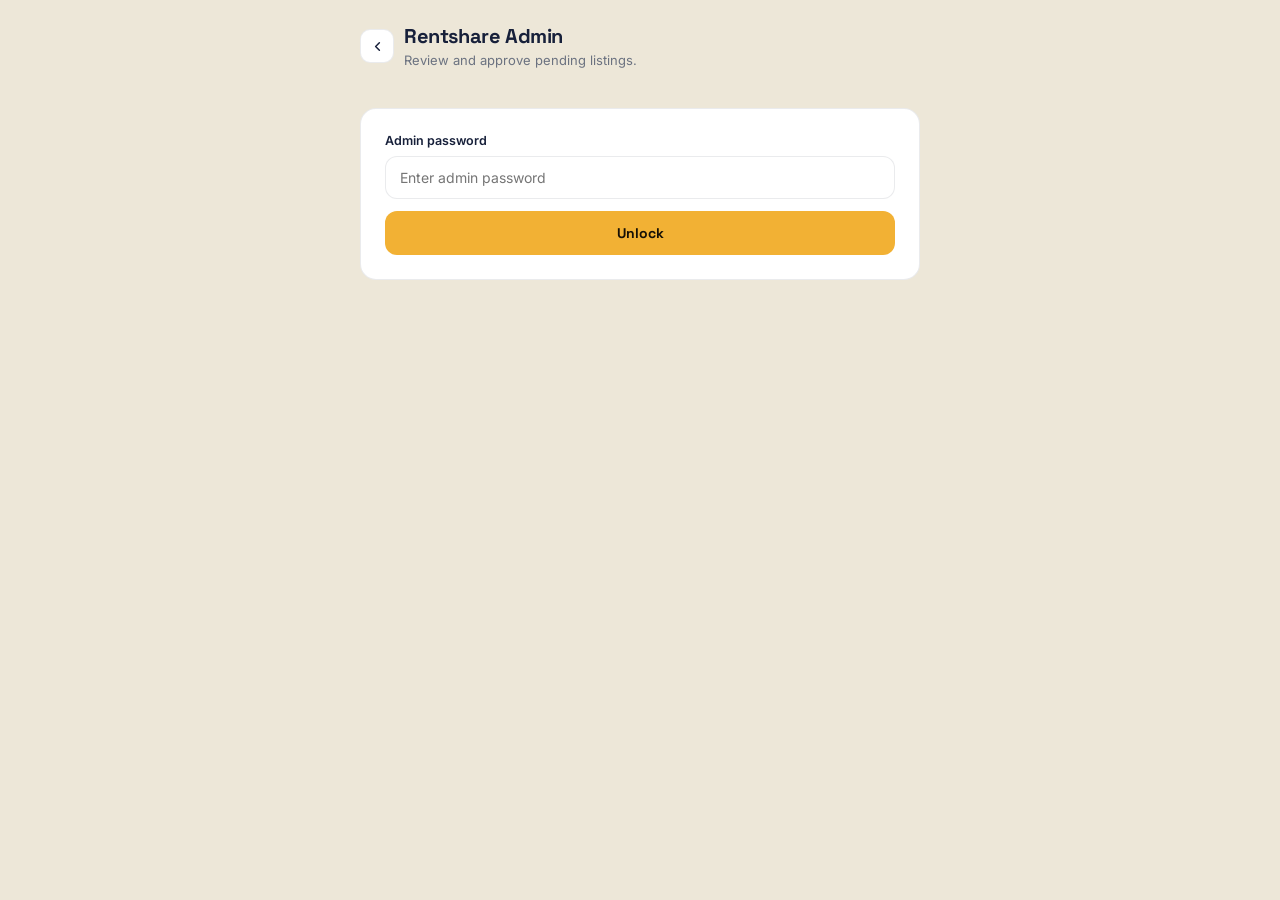
<file: public/admin.html>
<!DOCTYPE html>
<html lang="en">
<head>
<meta charset="UTF-8">
<meta name="viewport" content="width=device-width, initial-scale=1.0">
<title>Admin — Rentshare</title>
<link rel="preconnect" href="https://fonts.googleapis.com">
<link href="https://fonts.googleapis.com/css2?family=Space+Grotesk:wght@500;600;700&family=Inter:wght@400;500;600;700&display=swap" rel="stylesheet">
<link rel="stylesheet" href="/styles.css">
<style>
  .wrap{ max-width:600px; margin:0 auto; padding:24px 20px 60px; }
  h1{ font-family:'Space Grotesk',sans-serif; font-size:20px; font-weight:700; margin-bottom:4px; }
  .lede{ color:var(--muted); font-size:13px; margin-bottom:24px; }

  .gate{
    background:var(--surface); border:1px solid var(--line); border-radius:16px;
    padding:24px; margin-top:40px;
  }
  .gate input{
    width:100%; padding:12px 14px; border-radius:12px; border:1px solid var(--line);
    font-size:14px; margin-bottom:12px; font-family:'Inter',sans-serif;
  }
  .gate button, .primary-btn{
    width:100%; background:var(--yellow); color:#161006; border:none; border-radius:12px;
    padding:13px; font-weight:700; font-size:14px; font-family:'Space Grotesk',sans-serif; cursor:pointer;
  }
  .gate .err{ color:#B03A1A; font-size:12.5px; margin-top:8px; display:none; }

  #app{ display:none; }

  .listing-card{
    background:var(--surface); border:1px solid var(--line); border-radius:16px;
    padding:16px; margin-bottom:14px;
  }
  .listing-card h3{ font-family:'Space Grotesk',sans-serif; font-size:15px; margin-bottom:4px; }
  .meta-row{ font-size:12px; color:var(--muted); margin-bottom:10px; }
  .tag{
    display:inline-block; font-size:10px; font-weight:700; text-transform:uppercase;
    padding:3px 8px; border-radius:6px; background:#FDF1D9; color:var(--yellow-text); margin-right:6px;
  }
  .detail-grid{
    display:grid; grid-template-columns:1fr 1fr; gap:6px 12px; font-size:12px; color:var(--muted);
    margin-bottom:14px; padding:12px; background:var(--screen-bg); border-radius:10px;
  }
  .detail-grid b{ color:var(--ink); }
  .btn-row{ display:flex; gap:10px; }
  .btn-approve, .btn-reject{
    flex:1; padding:11px; border-radius:10px; border:none; font-weight:700; font-size:13px; cursor:pointer;
    font-family:'Space Grotesk',sans-serif;
  }
  .btn-approve{ background:var(--teal); color:#fff; }
  .btn-reject{ background:transparent; border:1px solid var(--coral); color:var(--coral); }
  .empty-note{ color:var(--muted-2); font-size:13px; text-align:center; padding:40px 0; }

  .admin-tabs{ display:flex; gap:8px; margin-bottom:16px; }
  .admin-tab-btn{
    flex:1; text-align:center; padding:10px 8px; border-radius:12px;
    background:var(--surface); border:1.5px solid var(--line); font-size:12.5px; font-weight:600; color:var(--muted);
    cursor:pointer;
  }
  .admin-tab-btn.active{ background:#FDF1D9; border-color:var(--yellow); color:var(--yellow-text); }

  .flag-reason{
    background:rgba(209,74,36,0.06); border:1px solid var(--coral); border-radius:10px;
    padding:10px 12px; font-size:12px; color:#B03A1A; margin-bottom:12px; line-height:1.4;
  }
  .btn-reactivate{
    width:100%; padding:11px; border-radius:10px; border:none; font-weight:700; font-size:13px; cursor:pointer;
    font-family:'Space Grotesk',sans-serif; background:var(--teal); color:#fff;
  }
</style>
</head>
<body>

<div class="wrap">
  <div style="display:flex; align-items:center; justify-content:space-between;">
    <div style="display:flex; align-items:center; gap:10px;">
      <a href="/" class="back-btn" aria-label="Back" style="width:34px; height:34px; border-radius:10px; background:var(--surface); border:1px solid var(--line); display:flex; align-items:center; justify-content:center; color:var(--ink); flex-shrink:0;">
        <svg width="15" height="15" viewBox="0 0 24 24" fill="none" stroke="currentColor" stroke-width="2.4" stroke-linecap="round" stroke-linejoin="round"><path d="m15 18-6-6 6-6"/></svg>
      </a>
      <div>
        <h1>Rentshare Admin</h1>
        <p class="lede" style="margin-bottom:0;">Review and approve pending listings.</p>
      </div>
    </div>
    <button id="logout-btn" style="display:none; background:transparent; border:1px solid var(--line); border-radius:10px; padding:8px 14px; font-size:12.5px; font-weight:600; color:var(--muted); cursor:pointer; flex-shrink:0;">Log out</button>
  </div>

  <div class="gate" id="gate">
    <label style="font-size:12.5px; font-weight:600; display:block; margin-bottom:8px;">Admin password</label>
    <input type="password" id="password-input" placeholder="Enter admin password">
    <button id="unlock-btn">Unlock</button>
    <p class="err" id="gate-err">Incorrect password.</p>
  </div>

  <div id="app">
    <div class="admin-tabs">
      <div class="admin-tab-btn active" data-status="pending_review">Pending Review</div>
      <div class="admin-tab-btn" data-status="paused">Paused</div>
    </div>
    <div id="listings-container">
      <p class="empty-note">Loading…</p>
    </div>
  </div>
</div>

<script>
  const gate = document.getElementById('gate');
  const app = document.getElementById('app');
  const passwordInput = document.getElementById('password-input');
  const unlockBtn = document.getElementById('unlock-btn');
  const gateErr = document.getElementById('gate-err');
  const container = document.getElementById('listings-container');
  const logoutBtn = document.getElementById('logout-btn');

  logoutBtn.addEventListener('click', () => {
    sessionStorage.removeItem('rentshare_admin_pw');
    adminPassword = '';
    app.style.display = 'none';
    logoutBtn.style.display = 'none';
    gate.style.display = 'block';
    passwordInput.value = '';
    gateErr.style.display = 'none';
  });

  let adminPassword = sessionStorage.getItem('rentshare_admin_pw') || '';
  let currentStatus = 'pending_review';

  document.querySelectorAll('.admin-tab-btn').forEach((btn) => {
    btn.addEventListener('click', () => {
      document.querySelectorAll('.admin-tab-btn').forEach((b) => b.classList.remove('active'));
      btn.classList.add('active');
      currentStatus = btn.dataset.status;
      loadListings(currentStatus);
    });
  });

  async function tryUnlock(pw) {
    const res = await fetch(`/api/admin/listings?status=${currentStatus}`, {
      headers: { 'X-Admin-Password': pw },
    });
    if (res.status === 401) return false;
    const data = await res.json();
    renderListings(data.listings || []);
    return true;
  }

  async function loadListings(status) {
    container.innerHTML = '<p class="empty-note">Loading…</p>';
    const res = await fetch(`/api/admin/listings?status=${status}`, {
      headers: { 'X-Admin-Password': adminPassword },
    });
    const data = await res.json();
    renderListings(data.listings || []);
  }

  unlockBtn.addEventListener('click', async () => {
    const pw = passwordInput.value;
    const ok = await tryUnlock(pw);
    if (ok) {
      adminPassword = pw;
      sessionStorage.setItem('rentshare_admin_pw', pw);
      gate.style.display = 'none';
      app.style.display = 'block';
      logoutBtn.style.display = 'block';
    } else {
      gateErr.style.display = 'block';
    }
  });

  function renderListings(listings) {
    if (listings.length === 0) {
      container.innerHTML = currentStatus === 'paused'
        ? '<p class="empty-note">No paused listings.</p>'
        : '<p class="empty-note">No listings pending review.</p>';
      return;
    }
    container.innerHTML = listings.map((l) => `
      <div class="listing-card" data-id="${l.id}">
        <span class="tag">${l.tier.replace(/_/g, ' ')}</span>
        <h3>${escapeHtml(l.title)}</h3>
        <div class="meta-row">${escapeHtml(l.area)}, ${escapeHtml(l.city)} · ₦${Number(l.price_per_night).toLocaleString()}/night</div>
        ${l.flag_reason ? `<div class="flag-reason"><b>Flagged:</b> ${escapeHtml(l.flag_reason)}</div>` : ''}
        <div class="detail-grid">
          <div><b>Gender:</b> ${l.gender_allocation || '—'}</div>
          <div><b>Lockable:</b> ${l.lockable_door ? 'Yes' : 'No'}</div>
          <div><b>Bathroom:</b> ${l.bathroom_access || '—'}</div>
          <div><b>Access:</b> ${l.access_hours || '—'}</div>
          <div><b>Smoking:</b> ${l.allows_smoking ? 'Allowed' : 'No'}</div>
          <div><b>Pets:</b> ${l.allows_pets ? 'Allowed' : 'No'}</div>
          <div><b>Parties:</b> ${l.allows_parties ? 'Allowed' : 'No'}</div>
          <div><b>Quiet hours:</b> ${l.quiet_hours_enabled ? (l.quiet_hours || 'Yes') : 'No'}</div>
        </div>
        ${currentStatus === 'paused'
          ? `<button class="btn-reactivate" onclick="reactivateListing('${l.id}')">Reactivate listing</button>`
          : `<div class="btn-row">
              <button class="btn-approve" onclick="reviewListing('${l.id}', 'approve')">Approve</button>
              <button class="btn-reject" onclick="reviewListing('${l.id}', 'reject')">Reject</button>
            </div>`
        }
      </div>
    `).join('');
  }

  async function reviewListing(id, action) {
    const res = await fetch(`/api/admin/listings/${id}/${action}`, {
      method: 'POST',
      headers: { 'X-Admin-Password': adminPassword },
    });
    if (res.ok) {
      document.querySelector(`.listing-card[data-id="${id}"]`).remove();
      if (!container.querySelector('.listing-card')) {
        container.innerHTML = '<p class="empty-note">No listings pending review.</p>';
      }
    } else {
      alert('Something went wrong — try again.');
    }
  }

  async function reactivateListing(id) {
    const confirmed = confirm('Reactivate this listing? It will become bookable again.');
    if (!confirmed) return;

    const res = await fetch(`/api/admin/listings/${id}/reactivate`, {
      method: 'POST',
      headers: { 'X-Admin-Password': adminPassword },
    });
    if (res.ok) {
      document.querySelector(`.listing-card[data-id="${id}"]`).remove();
      if (!container.querySelector('.listing-card')) {
        container.innerHTML = '<p class="empty-note">No paused listings.</p>';
      }
    } else {
      alert('Something went wrong — try again.');
    }
  }

  // Auto-unlock if password already in this session
  if (adminPassword) {
    tryUnlock(adminPassword).then((ok) => {
      if (ok) {
        gate.style.display = 'none';
        app.style.display = 'block';
        logoutBtn.style.display = 'block';
      }
    });
  }

  function escapeHtml(str) {
    const div = document.createElement('div');
    div.textContent = str;
    return div.innerHTML;
  }
</script>
</body>
</html>
</file>
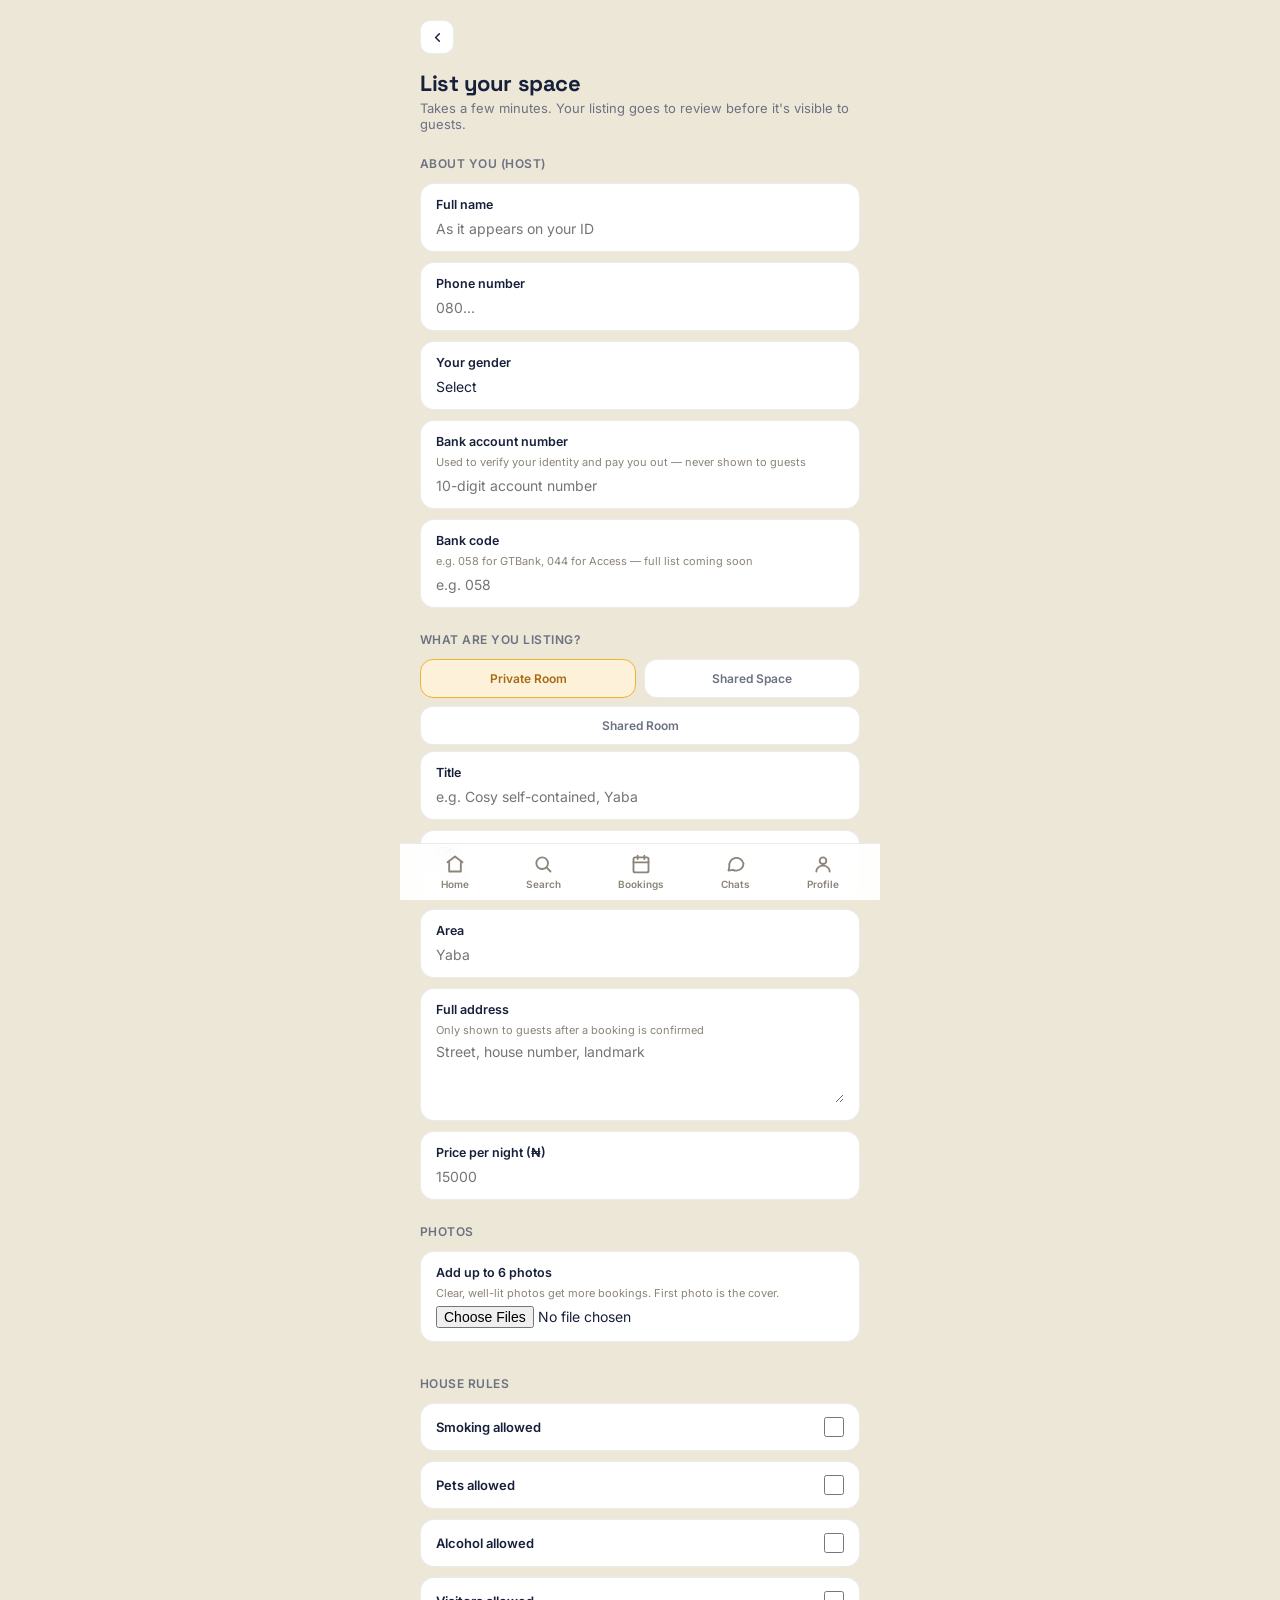
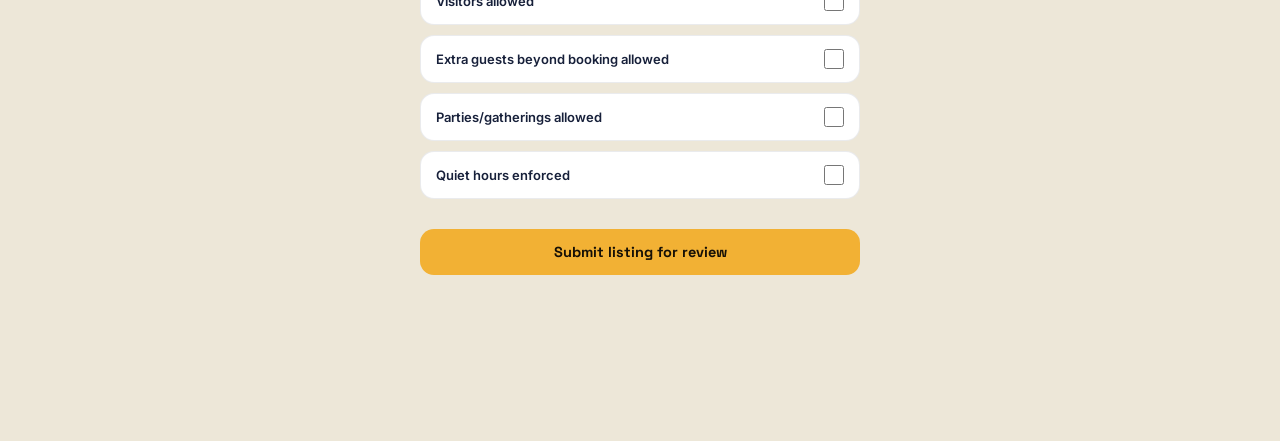
<file: public/list-your-space.html>
<!DOCTYPE html>
<html lang="en">
<head>
<meta charset="UTF-8">
<meta name="viewport" content="width=device-width, initial-scale=1.0">
<title>List your space — Rentshare</title>
<link rel="preconnect" href="https://fonts.googleapis.com">
<link href="https://fonts.googleapis.com/css2?family=Space+Grotesk:wght@500;600;700&family=Inter:wght@400;500;600;700&display=swap" rel="stylesheet">
<link rel="stylesheet" href="/styles.css">
<style>
  .form-wrap{ max-width:var(--max-width); margin:0 auto; padding:20px 20px 90px; }
  .back-btn{
    width:34px; height:34px; border-radius:10px; background:var(--surface);
    border:1px solid var(--line); display:flex; align-items:center; justify-content:center;
    margin-bottom:16px; color:var(--ink);
  }
  h1{ font-family:'Space Grotesk',sans-serif; font-size:22px; font-weight:700; margin-bottom:4px; }
  .lede{ color:var(--muted); font-size:13px; margin-bottom:24px; }
  .section-label{
    font-size:12px; font-weight:600; color:var(--muted); text-transform:uppercase;
    letter-spacing:.04em; margin:24px 0 12px;
  }
  .field{
    background:var(--surface); border:1px solid var(--line); border-radius:14px;
    padding:13px 15px; margin-bottom:10px;
  }
  .field label{ display:block; font-size:12.5px; font-weight:600; margin-bottom:6px; }
  .field .fs{ display:block; font-size:11px; color:var(--muted-2); margin-bottom:6px; }
  .field input, .field select, .field textarea{
    width:100%; background:transparent; border:none; outline:none;
    font-size:14px; font-family:'Inter',sans-serif; color:var(--ink);
  }
  .field select{ -webkit-appearance:none; appearance:none; }
  .field textarea{ resize:vertical; min-height:60px; }

  .type-tabs{ display:flex; flex-wrap:wrap; gap:8px; margin-bottom:6px; }
  .type-tab{
    flex:1 1 calc(50% - 4px); text-align:center; padding:11px 8px; border-radius:13px;
    background:var(--surface); border:1.5px solid var(--line); font-size:12px; font-weight:600; color:var(--muted);
    cursor:pointer;
  }
  .type-tab.active{ background:#FDF1D9; border-color:var(--yellow); color:var(--yellow-text); }

  .toggle-row{ display:flex; align-items:center; justify-content:space-between; gap:10px; }
  .toggle-row .tt{ font-size:13px; font-weight:600; }
  input[type=checkbox]{ width:20px; height:20px; }

  .gender-tier-only{ display:none; }
  .gender-tier-only.show{ display:block; }

  .cta{
    width:100%; background:var(--yellow); color:#161006; text-align:center;
    font-weight:700; font-size:14.5px; border-radius:14px; padding:14px;
    font-family:'Space Grotesk',sans-serif; border:none; margin-top:20px; cursor:pointer;
  }
  .cta:disabled{ opacity:0.6; }
  .status-msg{ font-size:13px; margin-top:12px; padding:12px 14px; border-radius:12px; display:none; }
  .status-msg.error{ display:block; background:rgba(209,74,36,0.1); color:#B03A1A; }
  .status-msg.success{ display:block; background:rgba(47,138,122,0.1); color:#1F6E5E; }
  .photo-thumb{ position:relative; width:72px; height:72px; border-radius:10px; overflow:hidden; }
  .photo-thumb img{ width:100%; height:100%; object-fit:cover; }
  .photo-thumb .cover-tag{
    position:absolute; bottom:2px; left:2px; font-size:8px; font-weight:700; color:#fff;
    background:rgba(0,0,0,0.6); padding:2px 5px; border-radius:5px;
  }
</style>
</head>
<body>

<div class="form-wrap">
  <a href="/" class="back-btn" aria-label="Back">
    <svg width="15" height="15" viewBox="0 0 24 24" fill="none" stroke="currentColor" stroke-width="2.4" stroke-linecap="round" stroke-linejoin="round"><path d="m15 18-6-6 6-6"/></svg>
  </a>
  <h1>List your space</h1>
  <p class="lede">Takes a few minutes. Your listing goes to review before it's visible to guests.</p>

  <form id="listing-form">

    <div class="section-label">About you (host)</div>
    <div class="field">
      <label>Full name</label>
      <input type="text" name="full_name" required placeholder="As it appears on your ID">
    </div>
    <div class="field">
      <label>Phone number</label>
      <input type="tel" name="phone" required placeholder="080...">
    </div>
    <div class="field">
      <label>Your gender</label>
      <select name="host_gender" required>
        <option value="">Select</option>
        <option value="female">Female</option>
        <option value="male">Male</option>
      </select>
    </div>
    <div class="field">
      <label>Bank account number</label>
      <span class="fs">Used to verify your identity and pay you out — never shown to guests</span>
      <input type="text" name="bank_account_number" required placeholder="10-digit account number">
    </div>
    <div class="field">
      <label>Bank code</label>
      <span class="fs">e.g. 058 for GTBank, 044 for Access — full list coming soon</span>
      <input type="text" name="bank_code" required placeholder="e.g. 058">
    </div>

    <div class="section-label">What are you listing?</div>
    <div class="type-tabs" id="tier-tabs">
      <div class="type-tab active" data-tier="private_room">Private Room</div>
      <div class="type-tab" data-tier="shared_space">Shared Space</div>
      <div class="type-tab" data-tier="shared_room_with_host">Shared Room</div>
    </div>
    <input type="hidden" name="tier" id="tier-input" value="private_room">

    <div class="field">
      <label>Title</label>
      <input type="text" name="title" required placeholder="e.g. Cosy self-contained, Yaba">
    </div>
    <div class="field">
      <label>City</label>
      <input type="text" name="city" required placeholder="Lagos">
    </div>
    <div class="field">
      <label>Area</label>
      <input type="text" name="area" required placeholder="Yaba">
    </div>
    <div class="field">
      <label>Full address</label>
      <span class="fs">Only shown to guests after a booking is confirmed</span>
      <textarea name="address" required placeholder="Street, house number, landmark"></textarea>
    </div>
    <div class="field">
      <label>Price per night (₦)</label>
      <input type="number" name="price_per_night" required min="1000" placeholder="15000">
    </div>

    <div class="section-label">Photos</div>
    <div class="field">
      <label>Add up to 6 photos</label>
      <span class="fs">Clear, well-lit photos get more bookings. First photo is the cover.</span>
      <input type="file" id="photo-input" accept="image/*" multiple>
    </div>
    <div id="photo-preview" style="display:flex; flex-wrap:wrap; gap:8px; margin-bottom:14px;"></div>

    <div class="gender-tier-only" id="gender-fields">
      <div class="section-label">Space gender allocation — required</div>
      <div class="field">
        <span class="fs">Rentshare rule: bookings from the other gender are blocked automatically. This can't be changed later.</span>
        <select name="gender_allocation" id="gender-select">
          <option value="">Select</option>
          <option value="female_only">Female guests only</option>
          <option value="male_only">Male guests only</option>
        </select>
      </div>

      <div class="section-label">Space details</div>
      <div class="field">
        <div class="toggle-row">
          <span class="tt">Door with a lock</span>
          <input type="checkbox" name="lockable_door">
        </div>
      </div>
      <div class="field">
        <label>Bathroom access</label>
        <select name="bathroom_access">
          <option value="shared">Shared</option>
          <option value="private">Private</option>
        </select>
      </div>
      <div class="field">
        <label>Access hours</label>
        <select name="access_hours">
          <option value="24h">24-hour access</option>
          <option value="curfew">Set curfew</option>
        </select>
      </div>
      <div class="field">
        <label>Max stay (nights)</label>
        <input type="number" name="max_stay_nights" min="1" placeholder="7">
      </div>
    </div>

    <div class="section-label">House rules</div>
    <div class="field">
      <div class="toggle-row"><span class="tt">Smoking allowed</span><input type="checkbox" name="allows_smoking"></div>
    </div>
    <div class="field">
      <div class="toggle-row"><span class="tt">Pets allowed</span><input type="checkbox" name="allows_pets"></div>
    </div>
    <div class="field">
      <div class="toggle-row"><span class="tt">Alcohol allowed</span><input type="checkbox" name="allows_alcohol"></div>
    </div>
    <div class="field">
      <div class="toggle-row"><span class="tt">Visitors allowed</span><input type="checkbox" name="allows_visitors"></div>
    </div>
    <div class="field">
      <div class="toggle-row"><span class="tt">Extra guests beyond booking allowed</span><input type="checkbox" name="allows_extra_guests"></div>
    </div>
    <div class="field">
      <div class="toggle-row"><span class="tt">Parties/gatherings allowed</span><input type="checkbox" name="allows_parties"></div>
    </div>
    <div class="field">
      <div class="toggle-row">
        <span class="tt">Quiet hours enforced</span>
        <input type="checkbox" name="quiet_hours_enabled" id="quiet-hours-toggle">
      </div>
    </div>
    <div class="field" id="quiet-hours-field" style="display:none;">
      <label>Quiet hours</label>
      <span class="fs">e.g. 10pm – 7am</span>
      <input type="text" name="quiet_hours" placeholder="10:00 PM – 7:00 AM">
    </div>

    <button type="submit" class="cta" id="submit-btn">Submit listing for review</button>
    <div class="status-msg" id="status-msg"></div>
  </form>
</div>

<footer class="tabbar" id="tabbar">
  <a href="/" class="tab">
    <svg width="20" height="20" viewBox="0 0 24 24" fill="none" stroke="currentColor" stroke-width="2.2" stroke-linecap="round" stroke-linejoin="round"><path d="m3 10 9-7 9 7"/><path d="M5 9.5V21h14V9.5"/></svg>
    Home
  </a>
  <a href="/search.html" class="tab">
    <svg width="20" height="20" viewBox="0 0 24 24" fill="none" stroke="currentColor" stroke-width="2.2" stroke-linecap="round" stroke-linejoin="round"><circle cx="11" cy="11" r="7"/><path d="m21 21-4.3-4.3"/></svg>
    Search
  </a>
  <a href="/login.html" class="tab" id="bookings-tab">
    <svg width="20" height="20" viewBox="0 0 24 24" fill="none" stroke="currentColor" stroke-width="2.2" stroke-linecap="round" stroke-linejoin="round"><rect x="3" y="4" width="18" height="18" rx="2"/><path d="M3 10h18M8 2v4M16 2v4"/></svg>
    Bookings
  </a>
  <a href="/login.html" class="tab" id="chats-tab">
    <svg width="20" height="20" viewBox="0 0 24 24" fill="none" stroke="currentColor" stroke-width="2.2" stroke-linecap="round" stroke-linejoin="round"><path d="M21 11.5a8.4 8.4 0 0 1-8.9 8.4 8.5 8.5 0 0 1-3.8-.9L3 20l1-4.5A8.4 8.4 0 1 1 21 11.5Z"/></svg>
    Chats
  </a>
  <a href="/login.html" class="tab" id="profile-tab">
    <svg width="20" height="20" viewBox="0 0 24 24" fill="none" stroke="currentColor" stroke-width="2.2" stroke-linecap="round" stroke-linejoin="round"><circle cx="12" cy="8" r="4"/><path d="M4 21c0-4 3.6-7 8-7s8 3 8 7"/></svg>
    Profile
  </a>
</footer>

<script>
  // Bottom nav reflects login state, same pattern as the homepage — if
  // already logged in, Bookings/Chats/Profile go straight to their real
  // pages instead of Login.
  const sessionToken = localStorage.getItem('rentshare_session');
  if (sessionToken) {
    document.getElementById('bookings-tab').href = '/bookings.html';
    document.getElementById('chats-tab').href = '/chats.html';
    document.getElementById('profile-tab').href = '/profile.html';
  }

  const tierTabs = document.querySelectorAll('.type-tab');
  const tierInput = document.getElementById('tier-input');
  const genderFields = document.getElementById('gender-fields');
  const genderSelect = document.getElementById('gender-select');

  function updateGenderVisibility(tier) {
    if (tier === 'shared_space' || tier === 'shared_room_with_host') {
      genderFields.classList.add('show');
      genderSelect.required = true;
    } else {
      genderFields.classList.remove('show');
      genderSelect.required = false;
    }
  }

  tierTabs.forEach((tab) => {
    tab.addEventListener('click', () => {
      tierTabs.forEach((t) => t.classList.remove('active'));
      tab.classList.add('active');
      tierInput.value = tab.dataset.tier;
      updateGenderVisibility(tab.dataset.tier);
    });
  });

  const quietHoursToggle = document.getElementById('quiet-hours-toggle');
  const quietHoursField = document.getElementById('quiet-hours-field');
  quietHoursToggle.addEventListener('change', () => {
    quietHoursField.style.display = quietHoursToggle.checked ? 'block' : 'none';
  });

  // Photos upload as soon as they're picked, not on form submit — this
  // way a slow upload doesn't block the whole form, and the host sees
  // each photo land (or fail) individually.
  const photoInput = document.getElementById('photo-input');
  const photoPreview = document.getElementById('photo-preview');
  let uploadedPhotos = []; // [{ key, url }]

  photoInput.addEventListener('change', async () => {
    const files = Array.from(photoInput.files).slice(0, 6 - uploadedPhotos.length);
    for (const file of files) {
      const thumb = document.createElement('div');
      thumb.className = 'photo-thumb';
      thumb.innerHTML = `<img src="${URL.createObjectURL(file)}" style="opacity:0.5;">`;
      photoPreview.appendChild(thumb);

      const fd = new FormData();
      fd.append('photo', file);

      try {
        const res = await fetch('/api/photos/upload', { method: 'POST', body: fd });
        const data = await res.json();
        if (!res.ok) throw new Error(data.error || 'Upload failed');

        uploadedPhotos.push({ key: data.key, url: data.url });
        thumb.querySelector('img').style.opacity = '1';
        if (uploadedPhotos.length === 1) {
          const tag = document.createElement('span');
          tag.className = 'cover-tag';
          tag.textContent = 'Cover';
          thumb.appendChild(tag);
        }
      } catch (err) {
        thumb.remove();
        alert(`Couldn't upload a photo: ${err.message}`);
      }
    }
    photoInput.value = '';
  });

  const form = document.getElementById('listing-form');
  const submitBtn = document.getElementById('submit-btn');
  const statusMsg = document.getElementById('status-msg');

  form.addEventListener('submit', async (e) => {
    e.preventDefault();
    submitBtn.disabled = true;
    submitBtn.textContent = 'Submitting…';
    statusMsg.className = 'status-msg';

    const formData = new FormData(form);
    const payload = Object.fromEntries(formData.entries());
    payload.lockable_door = form.lockable_door.checked;
    payload.allows_smoking = form.allows_smoking.checked;
    payload.allows_pets = form.allows_pets.checked;
    payload.allows_alcohol = form.allows_alcohol.checked;
    payload.allows_visitors = form.allows_visitors.checked;
    payload.allows_extra_guests = form.allows_extra_guests.checked;
    payload.allows_parties = form.allows_parties.checked;
    payload.quiet_hours_enabled = form.quiet_hours_enabled.checked;
    payload.photos = uploadedPhotos.map((p) => p.url);

    try {
      const headers = { 'Content-Type': 'application/json' };
      if (sessionToken) headers.Authorization = `Bearer ${sessionToken}`;

      const res = await fetch('/api/listings', {
        method: 'POST',
        headers,
        body: JSON.stringify(payload),
      });
      const data = await res.json();

      if (!res.ok) {
        throw new Error(data.error || 'Something went wrong');
      }

      statusMsg.className = 'status-msg success';
      statusMsg.innerHTML = `Listing submitted — it's now pending review before it goes live. <a href="/" style="color:#1F6E5E; font-weight:700; text-decoration:underline;">Back to home</a>`;
      window.scrollTo({ top: 0, behavior: 'smooth' });
      form.reset();
      updateGenderVisibility('private_room');
      tierTabs.forEach((t) => t.classList.remove('active'));
      tierTabs[0].classList.add('active');
      tierInput.value = 'private_room';
      uploadedPhotos = [];
      photoPreview.innerHTML = '';
    } catch (err) {
      statusMsg.className = 'status-msg error';
      if (err.message.includes('log in')) {
        statusMsg.innerHTML = `${err.message} <a href="/login.html" style="color:#B03A1A; font-weight:700; text-decoration:underline;">Log in now</a>`;
      } else {
        statusMsg.textContent = err.message;
      }
    } finally {
      submitBtn.disabled = false;
      submitBtn.textContent = 'Submit listing for review';
    }
  });
</script>
</body>
</html>
</file>
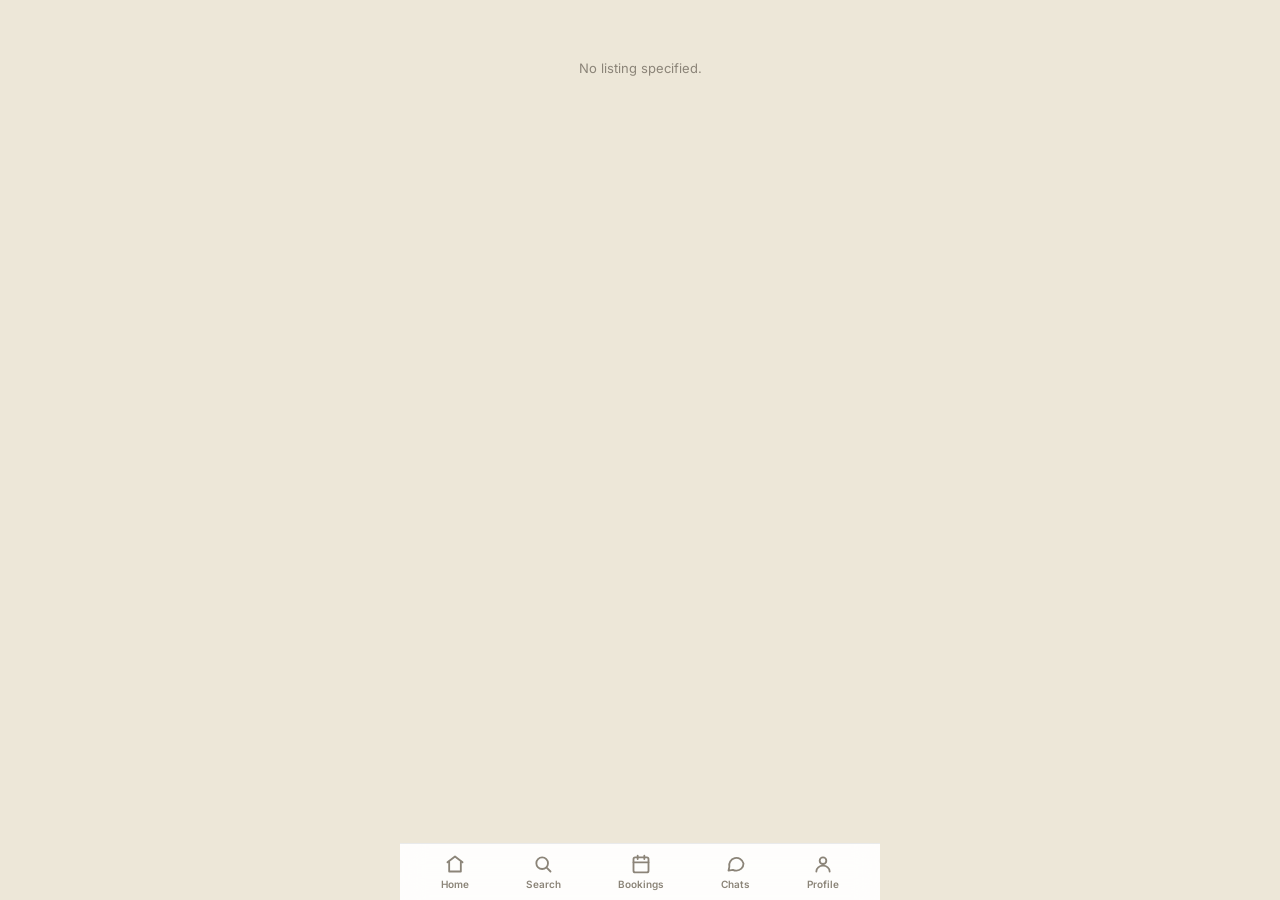
<file: public/listing.html>
<!DOCTYPE html>
<html lang="en">
<head>
<meta charset="UTF-8">
<meta name="viewport" content="width=device-width, initial-scale=1.0">
<title>Listing — Rentshare</title>
<link rel="preconnect" href="https://fonts.googleapis.com">
<link href="https://fonts.googleapis.com/css2?family=Space+Grotesk:wght@500;600;700&family=Inter:wght@400;500;600;700&display=swap" rel="stylesheet">
<link rel="stylesheet" href="/styles.css">
<style>
  .wrap{ max-width:var(--max-width); margin:0 auto; padding-bottom:110px; }
  .back-btn{
    position:absolute; top:16px; left:16px; z-index:10;
    width:34px; height:34px; border-radius:10px; background:rgba(255,255,255,0.92);
    border:1px solid var(--line); display:flex; align-items:center; justify-content:center; color:var(--ink);
  }
  .photo-hero{ position:relative; width:100%; height:280px; background:linear-gradient(135deg,#8FA3D6,#3A4A78); overflow:hidden; }
  .photo-hero img{ width:100%; height:100%; object-fit:cover; }
  .photo-strip{ display:flex; gap:6px; overflow-x:auto; padding:8px 20px; scrollbar-width:none; }
  .photo-strip::-webkit-scrollbar{ display:none; }
  .photo-strip img{ width:64px; height:64px; border-radius:10px; object-fit:cover; flex-shrink:0; cursor:pointer; border:2px solid transparent; }
  .photo-strip img.active{ border-color:var(--yellow); }

  .content{ padding:16px 20px 0; }
  .tag-row{ display:flex; gap:6px; margin-bottom:10px; }
  .tag{ font-size:10px; font-weight:700; text-transform:uppercase; padding:4px 9px; border-radius:6px; background:#FDF1D9; color:var(--yellow-text); }
  .tag.gender{ background:rgba(209,74,36,0.1); color:var(--coral); }
  h1{ font-family:'Space Grotesk',sans-serif; font-size:19px; font-weight:700; margin-bottom:4px; }
  .location{ font-size:13px; color:var(--muted); margin-bottom:14px; }
  .price-line{ font-size:18px; font-weight:700; color:var(--yellow-text); font-family:'Space Grotesk',sans-serif; margin-bottom:18px; }
  .price-line span{ font-size:12.5px; color:var(--muted-2); font-weight:500; }

  .section-label{ font-size:12px; font-weight:600; color:var(--muted); text-transform:uppercase; letter-spacing:.03em; margin:20px 0 10px; }
  .detail-grid{ display:grid; grid-template-columns:1fr 1fr; gap:8px 12px; }
  .detail-item{ background:var(--surface); border:1px solid var(--line); border-radius:12px; padding:11px 13px; }
  .detail-item .dl{ font-size:10.5px; color:var(--muted-2); margin-bottom:2px; }
  .detail-item .dv{ font-size:13px; font-weight:600; }

  .rules-list{ display:flex; flex-wrap:wrap; gap:8px; }
  .rule-chip{ font-size:11.5px; font-weight:600; padding:7px 12px; border-radius:20px; background:var(--surface); border:1px solid var(--line); }
  .rule-chip.no{ color:var(--muted-2); text-decoration:line-through; opacity:0.6; }
  .rule-chip.yes{ color:#1F6E5E; background:rgba(47,138,122,0.08); border-color:rgba(47,138,122,0.25); }

  .booking-card{ background:var(--surface); border:1px solid var(--line); border-radius:16px; padding:16px; margin-top:20px; }
  .date-row{ display:flex; gap:10px; margin-bottom:10px; }
  .date-field{ flex:1; }
  .date-field label{ display:block; font-size:11px; font-weight:600; color:var(--muted); margin-bottom:5px; }
  .date-field input{ width:100%; padding:10px 12px; border-radius:10px; border:1px solid var(--line); font-size:13px; font-family:'Inter',sans-serif; }
  .consent-row{ display:none; align-items:flex-start; gap:10px; background:var(--screen-bg); border-radius:10px; padding:11px 12px; margin-bottom:12px; font-size:12px; color:var(--ink); line-height:1.5; }
  .consent-row.show{ display:flex; }
  .consent-row input{ margin-top:2px; }
  .summary-row{ display:flex; justify-content:space-between; font-size:13px; margin-bottom:6px; }
  .summary-row.total{ font-weight:700; font-size:14.5px; border-top:1px solid var(--line); padding-top:10px; margin-top:6px; }
  .book-btn{
    width:100%; background:var(--yellow); color:#161006; text-align:center; font-weight:700; font-size:14.5px;
    border-radius:14px; padding:14px; font-family:'Space Grotesk',sans-serif; border:none; margin-top:14px; cursor:pointer;
  }
  .book-btn:disabled{ opacity:0.6; }
  .status-msg{ font-size:13px; margin-top:12px; padding:12px 14px; border-radius:12px; display:none; }
  .status-msg.error{ display:block; background:rgba(209,74,36,0.1); color:#B03A1A; }
  .status-msg.success{ display:block; background:rgba(47,138,122,0.1); color:#1F6E5E; }

  .empty-note{ color:var(--muted-2); font-size:13px; text-align:center; padding:60px 20px; }
</style>
</head>
<body>

<div class="wrap">
  <div id="content">
    <p class="empty-note">Loading…</p>
  </div>
</div>

<script>
  const params = new URLSearchParams(window.location.search);
  const listingId = params.get('id');
  const content = document.getElementById('content');
  const token = localStorage.getItem('rentshare_session');

  if (!listingId) {
    content.innerHTML = '<p class="empty-note">No listing specified.</p>';
  } else {
    loadListing();
  }

  async function loadListing() {
    try {
      const res = await fetch(`/api/listings/${listingId}`);
      if (!res.ok) throw new Error('Listing not found');
      const data = await res.json();
      renderListing(data.listing);
    } catch (err) {
      content.innerHTML = '<p class="empty-note">This listing couldn\'t be found. It may have been removed.</p>';
    }
  }

  function renderListing(l) {
    let photos = [];
    try { photos = l.photos ? JSON.parse(l.photos) : []; } catch (e) {}

    const tierLabel = l.tier === 'shared_room_with_host' ? 'Shared Room' : (l.tier === 'shared_space' ? 'Shared Space' : 'Private Room');
    const genderLabel = l.gender_allocation === 'female_only' ? 'Women only' : (l.gender_allocation === 'male_only' ? 'Men only' : '');

    content.innerHTML = `
      <div class="photo-hero" id="hero-photo">
        <a href="/" class="back-btn" aria-label="Back">
          <svg width="15" height="15" viewBox="0 0 24 24" fill="none" stroke="currentColor" stroke-width="2.4" stroke-linecap="round" stroke-linejoin="round"><path d="m15 18-6-6 6-6"/></svg>
        </a>
        ${photos[0] ? `<img src="${photos[0]}" alt="">` : ''}
      </div>
      ${photos.length > 1 ? `<div class="photo-strip" id="photo-strip">${photos.map((p, i) => `<img src="${p}" class="${i === 0 ? 'active' : ''}" data-src="${p}">`).join('')}</div>` : ''}

      <div class="content">
        <div class="tag-row">
          <span class="tag">${tierLabel}</span>
          ${genderLabel ? `<span class="tag gender">${genderLabel}</span>` : ''}
        </div>
        <h1>${escapeHtml(l.title)}</h1>
        <div class="location">${escapeHtml(l.area)}, ${escapeHtml(l.city)}</div>
        <div class="price-line">₦${Number(l.price_per_night).toLocaleString()} <span>/ night</span></div>

        <div class="section-label">Space details</div>
        <div class="detail-grid">
          ${l.tier !== 'private_room' ? `<div class="detail-item"><div class="dl">Lockable door</div><div class="dv">${l.lockable_door ? 'Yes' : 'No'}</div></div>` : ''}
          <div class="detail-item"><div class="dl">Bathroom</div><div class="dv">${cap(l.bathroom_access || '—')}</div></div>
          <div class="detail-item"><div class="dl">Access hours</div><div class="dv">${l.access_hours === 'curfew' ? 'Curfew' : '24-hour'}</div></div>
          ${l.max_stay_nights ? `<div class="detail-item"><div class="dl">Max stay</div><div class="dv">${l.max_stay_nights} nights</div></div>` : ''}
        </div>

        <div class="section-label">House rules</div>
        <div class="rules-list">
          <span class="rule-chip ${l.allows_smoking ? 'yes' : 'no'}">Smoking</span>
          <span class="rule-chip ${l.allows_pets ? 'yes' : 'no'}">Pets</span>
          <span class="rule-chip ${l.allows_alcohol ? 'yes' : 'no'}">Alcohol</span>
          <span class="rule-chip ${l.allows_visitors ? 'yes' : 'no'}">Visitors</span>
          <span class="rule-chip ${l.allows_extra_guests ? 'yes' : 'no'}">Extra guests</span>
          <span class="rule-chip ${l.allows_parties ? 'yes' : 'no'}">Parties</span>
          ${l.quiet_hours_enabled ? `<span class="rule-chip yes">Quiet hours: ${escapeHtml(l.quiet_hours || '')}</span>` : ''}
        </div>

        <div class="booking-card">
          <div class="section-label" style="margin-top:0;">Book this stay</div>
          <div class="date-row">
            <div class="date-field">
              <label>Check-in</label>
              <input type="date" id="check-in">
            </div>
            <div class="date-field">
              <label>Check-out</label>
              <input type="date" id="check-out">
            </div>
          </div>

          <div class="consent-row ${l.tier === 'shared_room_with_host' ? 'show' : ''}" id="consent-row">
            <input type="checkbox" id="room-consent">
            <label for="room-consent">I understand I'll be sharing a bedroom directly with the host during this stay, and I'm choosing this booking with that understanding.</label>
          </div>

          <div id="price-summary" style="display:none;">
            <div class="summary-row"><span id="nights-label"></span><span id="nights-amount"></span></div>
            <div class="summary-row total"><span>Total</span><span id="total-amount"></span></div>
          </div>

          <button class="book-btn" id="book-btn">Request to book</button>
          <div class="status-msg" id="status-msg"></div>
        </div>
      </div>
    `;

    wireUpInteractions(l);
  }

  function wireUpInteractions(l) {
    const strip = document.getElementById('photo-strip');
    if (strip) {
      strip.addEventListener('click', (e) => {
        const img = e.target.closest('img');
        if (!img) return;
        document.querySelectorAll('#photo-strip img').forEach((i) => i.classList.remove('active'));
        img.classList.add('active');
        document.querySelector('#hero-photo img').src = img.dataset.src;
      });
    }

    const checkIn = document.getElementById('check-in');
    const checkOut = document.getElementById('check-out');
    const summary = document.getElementById('price-summary');
    const today = new Date().toISOString().slice(0, 10);
    checkIn.min = today;
    checkOut.min = today;

    function updateSummary() {
      if (!checkIn.value || !checkOut.value) { summary.style.display = 'none'; return; }
      const nights = Math.round((new Date(checkOut.value) - new Date(checkIn.value)) / 86400000);
      if (nights < 1) { summary.style.display = 'none'; return; }
      const total = nights * l.price_per_night;
      document.getElementById('nights-label').textContent = `₦${Number(l.price_per_night).toLocaleString()} × ${nights} night${nights > 1 ? 's' : ''}`;
      document.getElementById('nights-amount').textContent = `₦${total.toLocaleString()}`;
      document.getElementById('total-amount').textContent = `₦${total.toLocaleString()}`;
      summary.style.display = 'block';
    }
    checkIn.addEventListener('change', updateSummary);
    checkOut.addEventListener('change', updateSummary);

    const bookBtn = document.getElementById('book-btn');
    const statusMsg = document.getElementById('status-msg');

    bookBtn.addEventListener('click', async () => {
      if (!token) {
        window.location.href = '/login.html';
        return;
      }
      if (!checkIn.value || !checkOut.value) {
        statusMsg.className = 'status-msg error';
        statusMsg.textContent = 'Please select check-in and check-out dates.';
        return;
      }
      if (l.tier === 'shared_room_with_host' && !document.getElementById('room-consent').checked) {
        statusMsg.className = 'status-msg error';
        statusMsg.textContent = 'Please confirm you understand this is a shared room with the host.';
        return;
      }

      bookBtn.disabled = true;
      bookBtn.textContent = 'Requesting…';
      statusMsg.className = 'status-msg';

      try {
        const res = await fetch('/api/bookings', {
          method: 'POST',
          headers: { 'Content-Type': 'application/json', Authorization: `Bearer ${token}` },
          body: JSON.stringify({
            listing_id: l.id,
            check_in_date: checkIn.value,
            check_out_date: checkOut.value,
            room_share_consent: l.tier === 'shared_room_with_host' ? true : undefined,
          }),
        });
        const data = await res.json();
        if (!res.ok) throw new Error(data.error || 'Something went wrong');

        statusMsg.className = 'status-msg success';
        statusMsg.textContent = 'Booking requested! (Payment isn\'t wired up yet — this records the request.)';
        bookBtn.textContent = 'Requested';
      } catch (err) {
        statusMsg.className = 'status-msg error';
        statusMsg.textContent = err.message;
        bookBtn.disabled = false;
        bookBtn.textContent = 'Request to book';
      }
    });
  }

  function cap(s) { return s.charAt(0).toUpperCase() + s.slice(1); }
  function escapeHtml(str) {
    const div = document.createElement('div');
    div.textContent = str || '';
    return div.innerHTML;
  }
</script>

<footer class="tabbar" id="tabbar">
  <a href="/" class="tab">
    <svg width="20" height="20" viewBox="0 0 24 24" fill="none" stroke="currentColor" stroke-width="2.2" stroke-linecap="round" stroke-linejoin="round"><path d="m3 10 9-7 9 7"/><path d="M5 9.5V21h14V9.5"/></svg>
    Home
  </a>
  <a href="/search.html" class="tab">
    <svg width="20" height="20" viewBox="0 0 24 24" fill="none" stroke="currentColor" stroke-width="2.2" stroke-linecap="round" stroke-linejoin="round"><circle cx="11" cy="11" r="7"/><path d="m21 21-4.3-4.3"/></svg>
    Search
  </a>
  <a href="/login.html" class="tab" id="bookings-tab">
    <svg width="20" height="20" viewBox="0 0 24 24" fill="none" stroke="currentColor" stroke-width="2.2" stroke-linecap="round" stroke-linejoin="round"><rect x="3" y="4" width="18" height="18" rx="2"/><path d="M3 10h18M8 2v4M16 2v4"/></svg>
    Bookings
  </a>
  <a href="/login.html" class="tab" id="chats-tab">
    <svg width="20" height="20" viewBox="0 0 24 24" fill="none" stroke="currentColor" stroke-width="2.2" stroke-linecap="round" stroke-linejoin="round"><path d="M21 11.5a8.4 8.4 0 0 1-8.9 8.4 8.5 8.5 0 0 1-3.8-.9L3 20l1-4.5A8.4 8.4 0 1 1 21 11.5Z"/></svg>
    Chats
  </a>
  <a href="/login.html" class="tab" id="profile-tab">
    <svg width="20" height="20" viewBox="0 0 24 24" fill="none" stroke="currentColor" stroke-width="2.2" stroke-linecap="round" stroke-linejoin="round"><circle cx="12" cy="8" r="4"/><path d="M4 21c0-4 3.6-7 8-7s8 3 8 7"/></svg>
    Profile
  </a>
</footer>

<script>
  const navSessionToken = localStorage.getItem('rentshare_session');
  if (navSessionToken) {
    document.getElementById('bookings-tab').href = '/bookings.html';
    document.getElementById('chats-tab').href = '/chats.html';
    document.getElementById('profile-tab').href = '/profile.html';
  }
</script>
</body>
</html>
</file>
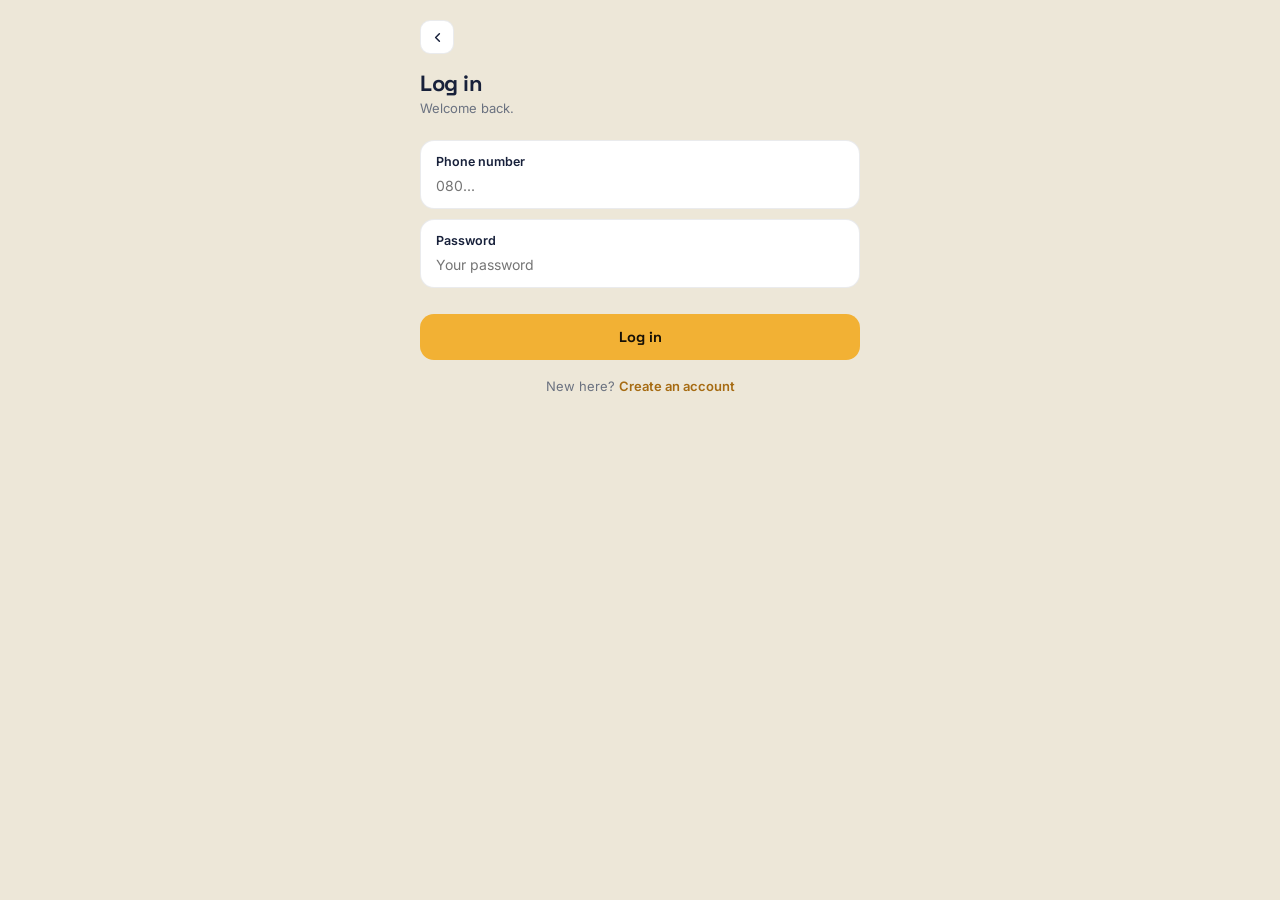
<file: public/login to login.html>
<!DOCTYPE html>
<html lang="en">
<head>
<meta charset="UTF-8">
<meta name="viewport" content="width=device-width, initial-scale=1.0">
<title>Log in — Rentshare</title>
<link rel="preconnect" href="https://fonts.googleapis.com">
<link href="https://fonts.googleapis.com/css2?family=Space+Grotesk:wght@500;600;700&family=Inter:wght@400;500;600;700&display=swap" rel="stylesheet">
<link rel="stylesheet" href="/styles.css">
<style>
  .form-wrap{ max-width:var(--max-width); margin:0 auto; padding:20px 20px 60px; }
  .back-btn{
    width:34px; height:34px; border-radius:10px; background:var(--surface);
    border:1px solid var(--line); display:flex; align-items:center; justify-content:center;
    margin-bottom:16px; color:var(--ink);
  }
  h1{ font-family:'Space Grotesk',sans-serif; font-size:22px; font-weight:700; margin-bottom:4px; }
  .lede{ color:var(--muted); font-size:13px; margin-bottom:24px; }
  .field{
    background:var(--surface); border:1px solid var(--line); border-radius:14px;
    padding:13px 15px; margin-bottom:10px;
  }
  .field label{ display:block; font-size:12.5px; font-weight:600; margin-bottom:6px; }
  .field input{
    width:100%; background:transparent; border:none; outline:none;
    font-size:14px; font-family:'Inter',sans-serif; color:var(--ink);
  }
  .cta{
    width:100%; background:var(--yellow); color:#161006; text-align:center;
    font-weight:700; font-size:14.5px; border-radius:14px; padding:14px;
    font-family:'Space Grotesk',sans-serif; border:none; margin-top:16px; cursor:pointer;
  }
  .cta:disabled{ opacity:0.6; }
  .status-msg{ font-size:13px; margin-top:12px; padding:12px 14px; border-radius:12px; display:none; }
  .status-msg.error{ display:block; background:rgba(209,74,36,0.1); color:#B03A1A; }
  .status-msg.success{ display:block; background:rgba(47,138,122,0.1); color:#1F6E5E; }
  .swap-link{ text-align:center; margin-top:18px; font-size:13px; color:var(--muted); }
  .swap-link a{ color:var(--yellow-text); font-weight:600; }
</style>
</head>
<body>

<div class="form-wrap">
  <a href="/" class="back-btn" aria-label="Back">
    <svg width="15" height="15" viewBox="0 0 24 24" fill="none" stroke="currentColor" stroke-width="2.4" stroke-linecap="round" stroke-linejoin="round"><path d="m15 18-6-6 6-6"/></svg>
  </a>
  <h1>Log in</h1>
  <p class="lede">Welcome back.</p>

  <form id="login-form">
    <div class="field">
      <label>Phone number</label>
      <input type="tel" name="phone" required placeholder="080...">
    </div>
    <div class="field">
      <label>Password</label>
      <input type="password" name="password" required placeholder="Your password">
    </div>

    <button type="submit" class="cta" id="submit-btn">Log in</button>
    <div class="status-msg" id="status-msg"></div>
  </form>

  <p class="swap-link">New here? <a href="/signup.html">Create an account</a></p>
</div>

<script>
  const form = document.getElementById('login-form');
  const submitBtn = document.getElementById('submit-btn');
  const statusMsg = document.getElementById('status-msg');

  form.addEventListener('submit', async (e) => {
    e.preventDefault();
    submitBtn.disabled = true;
    submitBtn.textContent = 'Logging in…';
    statusMsg.className = 'status-msg';

    const formData = new FormData(form);
    const payload = Object.fromEntries(formData.entries());

    try {
      const res = await fetch('/api/auth/login', {
        method: 'POST',
        headers: { 'Content-Type': 'application/json' },
        body: JSON.stringify(payload),
      });
      const data = await res.json();

      if (!res.ok) throw new Error(data.error || 'Something went wrong');

      localStorage.setItem('rentshare_session', data.session_token);
      statusMsg.className = 'status-msg success';
      statusMsg.textContent = 'Logged in — redirecting…';
      setTimeout(() => { window.location.href = '/'; }, 700);
    } catch (err) {
      statusMsg.className = 'status-msg error';
      statusMsg.textContent = err.message;
      submitBtn.disabled = false;
      submitBtn.textContent = 'Log in';
    }
  });
</script>
</body>
</html>
</file>
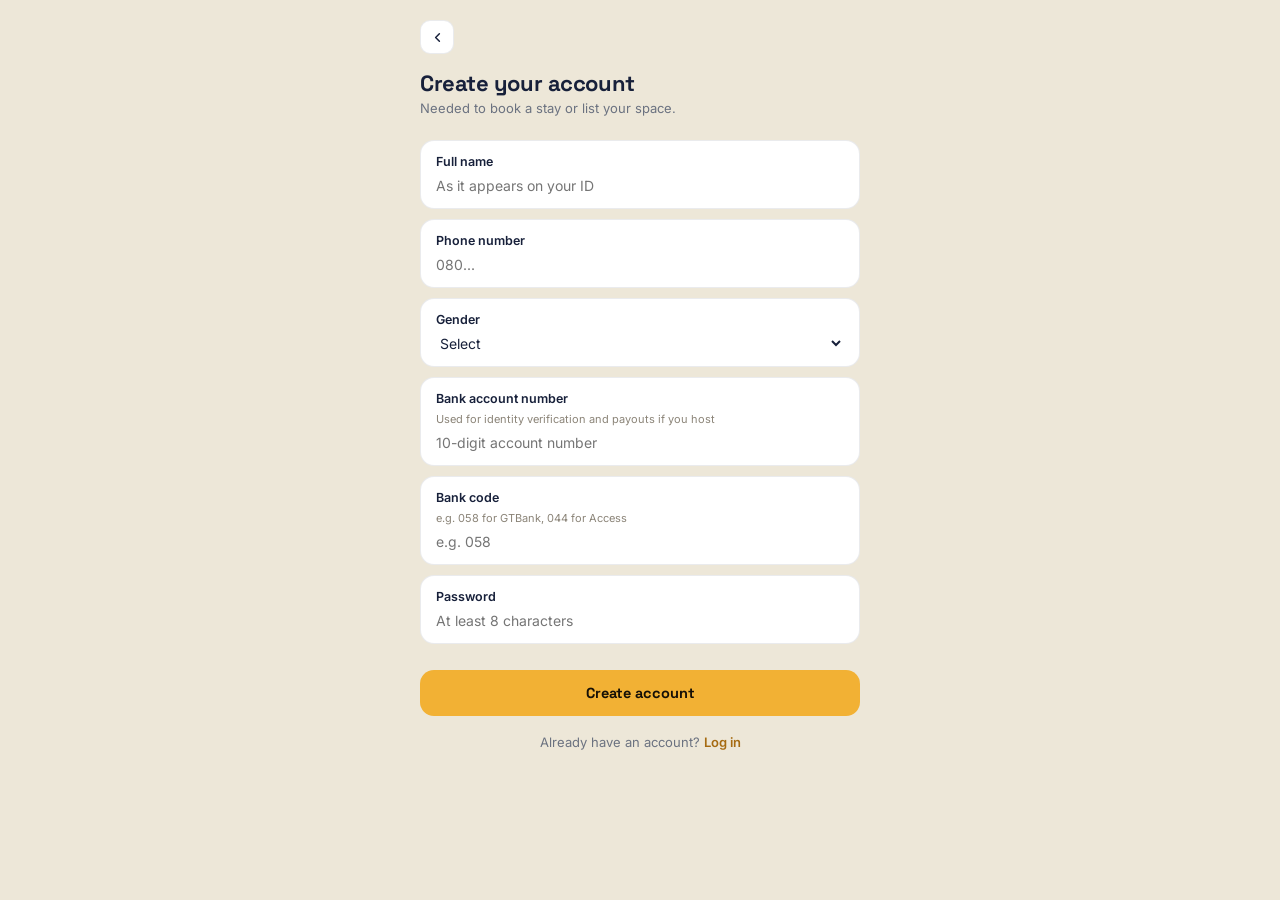
<file: public/signup.html>
<!DOCTYPE html>
<html lang="en">
<head>
<meta charset="UTF-8">
<meta name="viewport" content="width=device-width, initial-scale=1.0">
<title>Sign up — Rentshare</title>
<link rel="preconnect" href="https://fonts.googleapis.com">
<link href="https://fonts.googleapis.com/css2?family=Space+Grotesk:wght@500;600;700&family=Inter:wght@400;500;600;700&display=swap" rel="stylesheet">
<link rel="stylesheet" href="/styles.css">
<style>
  .form-wrap{ max-width:var(--max-width); margin:0 auto; padding:20px 20px 60px; }
  .back-btn{
    width:34px; height:34px; border-radius:10px; background:var(--surface);
    border:1px solid var(--line); display:flex; align-items:center; justify-content:center;
    margin-bottom:16px; color:var(--ink);
  }
  h1{ font-family:'Space Grotesk',sans-serif; font-size:22px; font-weight:700; margin-bottom:4px; }
  .lede{ color:var(--muted); font-size:13px; margin-bottom:24px; }
  .field{
    background:var(--surface); border:1px solid var(--line); border-radius:14px;
    padding:13px 15px; margin-bottom:10px;
  }
  .field label{ display:block; font-size:12.5px; font-weight:600; margin-bottom:6px; }
  .field .fs{ display:block; font-size:11px; color:var(--muted-2); margin-bottom:6px; }
  .field input, .field select{
    width:100%; background:transparent; border:none; outline:none;
    font-size:14px; font-family:'Inter',sans-serif; color:var(--ink);
  }
  .cta{
    width:100%; background:var(--yellow); color:#161006; text-align:center;
    font-weight:700; font-size:14.5px; border-radius:14px; padding:14px;
    font-family:'Space Grotesk',sans-serif; border:none; margin-top:16px; cursor:pointer;
  }
  .cta:disabled{ opacity:0.6; }
  .status-msg{ font-size:13px; margin-top:12px; padding:12px 14px; border-radius:12px; display:none; }
  .status-msg.error{ display:block; background:rgba(209,74,36,0.1); color:#B03A1A; }
  .status-msg.success{ display:block; background:rgba(47,138,122,0.1); color:#1F6E5E; }
  .swap-link{ text-align:center; margin-top:18px; font-size:13px; color:var(--muted); }
  .swap-link a{ color:var(--yellow-text); font-weight:600; }
</style>
</head>
<body>

<div class="form-wrap">
  <a href="/" class="back-btn" aria-label="Back">
    <svg width="15" height="15" viewBox="0 0 24 24" fill="none" stroke="currentColor" stroke-width="2.4" stroke-linecap="round" stroke-linejoin="round"><path d="m15 18-6-6 6-6"/></svg>
  </a>
  <h1>Create your account</h1>
  <p class="lede">Needed to book a stay or list your space.</p>

  <form id="signup-form">
    <div class="field">
      <label>Full name</label>
      <input type="text" name="full_name" required placeholder="As it appears on your ID">
    </div>
    <div class="field">
      <label>Phone number</label>
      <input type="tel" name="phone" required placeholder="080...">
    </div>
    <div class="field">
      <label>Gender</label>
      <select name="gender" required>
        <option value="">Select</option>
        <option value="female">Female</option>
        <option value="male">Male</option>
      </select>
    </div>
    <div class="field">
      <label>Bank account number</label>
      <span class="fs">Used for identity verification and payouts if you host</span>
      <input type="text" name="bank_account_number" required placeholder="10-digit account number">
    </div>
    <div class="field">
      <label>Bank code</label>
      <span class="fs">e.g. 058 for GTBank, 044 for Access</span>
      <input type="text" name="bank_code" required placeholder="e.g. 058">
    </div>
    <div class="field">
      <label>Password</label>
      <input type="password" name="password" required minlength="8" placeholder="At least 8 characters">
    </div>

    <button type="submit" class="cta" id="submit-btn">Create account</button>
    <div class="status-msg" id="status-msg"></div>
  </form>

  <p class="swap-link">Already have an account? <a href="/login.html">Log in</a></p>
</div>

<script>
  const form = document.getElementById('signup-form');
  const submitBtn = document.getElementById('submit-btn');
  const statusMsg = document.getElementById('status-msg');

  form.addEventListener('submit', async (e) => {
    e.preventDefault();
    submitBtn.disabled = true;
    submitBtn.textContent = 'Creating account…';
    statusMsg.className = 'status-msg';

    const formData = new FormData(form);
    const payload = Object.fromEntries(formData.entries());

    try {
      const res = await fetch('/api/auth/signup', {
        method: 'POST',
        headers: { 'Content-Type': 'application/json' },
        body: JSON.stringify(payload),
      });
      const data = await res.json();

      if (!res.ok) throw new Error(data.error || 'Something went wrong');

      localStorage.setItem('rentshare_session', data.session_token);
      statusMsg.className = 'status-msg success';
      statusMsg.textContent = 'Account created — redirecting…';
      setTimeout(() => { window.location.href = '/'; }, 900);
    } catch (err) {
      statusMsg.className = 'status-msg error';
      statusMsg.textContent = err.message;
      submitBtn.disabled = false;
      submitBtn.textContent = 'Create account';
    }
  });
</script>
</body>
</html>
</file>
<file: styles.css>
:root{
  --screen-bg:#FBF7EF;
  --surface:#FFFFFF;
  --surface-2:#F3ECDD;
  --ink:#17203A;
  --muted:#6B7280;
  --muted-2:#8B8478;
  --yellow:#F2B134;
  --yellow-text:#A66B12;
  --teal:#2F8A7A;
  --coral:#D14A24;
  --line:rgba(23,32,58,0.09);
  --max-width:480px;
}
*{ box-sizing:border-box; margin:0; padding:0; }
body{
  background:var(--screen-bg);
  color:var(--ink);
  font-family:'Inter',sans-serif;
  padding-bottom:76px; /* space for fixed tabbar */
}
.container{ max-width:var(--max-width); margin:0 auto; padding:0 20px; }
.row-between{ display:flex; align-items:center; justify-content:space-between; }
a{ text-decoration:none; color:inherit; }
button{ font-family:inherit; cursor:pointer; }

/* header */
.topbar{ padding:14px 0 10px; border-bottom:1px solid var(--line); background:var(--surface); }
.brand{ display:flex; align-items:center; gap:8px; font-family:'Space Grotesk',sans-serif; font-weight:700; font-size:19px; letter-spacing:-0.02em; }
.brand .dot{ color:var(--yellow-text); }
.nav-actions{ display:flex; align-items:center; gap:10px; }
.icon-btn{
  width:38px; height:38px; border-radius:12px; background:var(--surface);
  border:1px solid var(--line); display:flex; align-items:center; justify-content:center; color:var(--ink);
}
.btn-outline{
  font-size:12.5px; font-weight:600; padding:9px 14px; border-radius:12px;
  border:1.5px solid var(--yellow); color:var(--yellow-text); background:#FDF1D9;
}

/* hero */
.hero{ padding:20px 20px 4px; }
.location-pill{ display:inline-flex; align-items:center; gap:6px; color:var(--muted); font-size:12.5px; font-weight:500; margin-bottom:10px; }
.location-pill svg{ color:var(--yellow-text); }
.location-pill b{ color:var(--ink); font-weight:600; }
h1{ font-family:'Space Grotesk',sans-serif; font-size:24px; font-weight:700; letter-spacing:-0.02em; line-height:1.2; margin-bottom:18px; }

.search-bar{
  background:var(--surface); border:1px solid var(--line); border-radius:16px;
  padding:13px 16px; display:flex; align-items:center; gap:10px; box-shadow:0 1px 3px rgba(23,32,58,0.05);
  margin-bottom:14px;
}
.search-bar svg{ color:var(--muted-2); flex-shrink:0; }
.search-bar input{ border:none; outline:none; background:transparent; font-size:14px; width:100%; font-family:inherit; color:var(--ink); }
.search-bar input::placeholder{ color:var(--muted-2); }

.type-tabs{ display:flex; flex-wrap:wrap; gap:8px; margin-bottom:6px; }
.type-tab{
  flex:1 1 calc(50% - 4px); text-align:center; padding:11px 8px; border-radius:13px;
  background:var(--surface); border:1.5px solid var(--line); font-size:12.5px; font-weight:600; color:var(--muted);
}
.type-tab.active{ background:#FDF1D9; border-color:var(--yellow); color:var(--yellow-text); }
.type-tab .sub{ display:block; font-size:9.5px; font-weight:500; color:var(--muted-2); margin-top:2px; }
.type-tab.active .sub{ color:#B5883E; }

/* trust strip */
.trust-strip{
  margin-top:16px; background:var(--surface); border:1px solid var(--line); border-radius:16px;
  padding:14px 16px; display:flex; justify-content:space-between; gap:8px; box-shadow:0 1px 3px rgba(23,32,58,0.05);
}
.trust-item{ display:flex; flex-direction:column; align-items:center; gap:6px; flex:1; text-align:center; }
.trust-item svg{ color:var(--teal); }
.trust-item span{ font-size:9.5px; color:var(--muted); font-weight:500; line-height:1.3; }

/* area chips */
.area-scroll{ display:flex; gap:8px; overflow-x:auto; padding:18px 0 0; }
.area-chip{
  flex:0 0 auto; font-size:12px; font-weight:600; color:var(--muted); background:var(--surface);
  border:1px solid var(--line); border-radius:20px; padding:8px 14px; white-space:nowrap;
}
.area-chip.active{ background:var(--ink); color:var(--screen-bg); border-color:var(--ink); }

/* listings */
.listings-section{ padding-top:22px; }
.section-head{ margin-bottom:14px; }
.section-head h2{ font-family:'Space Grotesk',sans-serif; font-size:16.5px; font-weight:600; letter-spacing:-0.01em; }
.loading-note{ color:var(--muted-2); font-size:13px; padding:20px 0; }

.listing-list{ display:flex; flex-direction:column; gap:12px; }
.listing-card{
  display:flex; gap:12px; background:var(--surface); border:1px solid var(--line); border-radius:16px;
  padding:10px; box-shadow:0 1px 3px rgba(23,32,58,0.05);
}
.listing-thumb{ width:84px; height:84px; border-radius:12px; flex-shrink:0; position:relative; overflow:hidden; background:linear-gradient(135deg,#8FA3D6,#3A4A78); }
.type-tag{ position:absolute; top:6px; left:6px; font-size:8.5px; font-weight:700; text-transform:uppercase; letter-spacing:.03em; padding:3px 7px; border-radius:6px; background:rgba(255,255,255,0.95); color:var(--yellow-text); }
.type-tag.shared{ color:#207364; }
.listing-info{ flex:1; min-width:0; display:flex; flex-direction:column; justify-content:center; gap:4px; }
.listing-title{ font-size:13.5px; font-weight:600; }
.listing-meta{ font-size:10.5px; color:var(--muted-2); }
.badge-row{ display:flex; gap:8px; margin-top:1px; }
.mini-badge{ display:flex; align-items:center; gap:3px; font-size:9.5px; color:var(--muted); font-weight:500; }
.mini-badge svg{ color:var(--teal); }
.mini-badge.gender svg{ color:var(--coral); }
.listing-price{ font-size:13.5px; color:var(--yellow-text); font-weight:700; margin-top:2px; }
.listing-price span{ color:var(--muted-2); font-weight:500; font-size:10.5px; }

/* how it works */
.steps-panel{ margin-top:24px; background:var(--surface-2); border:1px solid var(--line); border-radius:18px; padding:18px 20px; margin-bottom:20px; }
.steps-panel h3{ font-family:'Space Grotesk',sans-serif; font-size:13.5px; font-weight:600; margin-bottom:14px; }
.step-row{ display:flex; gap:10px; align-items:flex-start; margin-bottom:12px; }
.step-row:last-child{ margin-bottom:0; }
.step-row p{ font-size:11.5px; color:var(--muted); line-height:1.5; }
.step-num{ width:20px; height:20px; border-radius:6px; background:#FDF1D9; color:var(--yellow-text); font-size:10.5px; font-weight:700; display:flex; align-items:center; justify-content:center; flex-shrink:0; }

/* bottom nav */
.tabbar{
  position:fixed; bottom:0; left:0; right:0; display:flex; justify-content:space-around; align-items:center;
  padding:10px 12px calc(10px + env(safe-area-inset-bottom,0)); background:rgba(255,255,255,0.92);
  backdrop-filter:blur(12px); border-top:1px solid var(--line); max-width:var(--max-width); margin:0 auto;
}
.tab{ display:flex; flex-direction:column; align-items:center; gap:4px; color:var(--muted-2); font-size:10px; font-weight:600; }
.tab.active{ color:var(--yellow-text); }

@media (min-width: 500px){
  body{ background: #EDE7D8; }
  .container, .topbar .container{ max-width: var(--max-width); }
  .topbar{ box-shadow:0 1px 3px rgba(23,32,58,0.05); }
}
</file>
